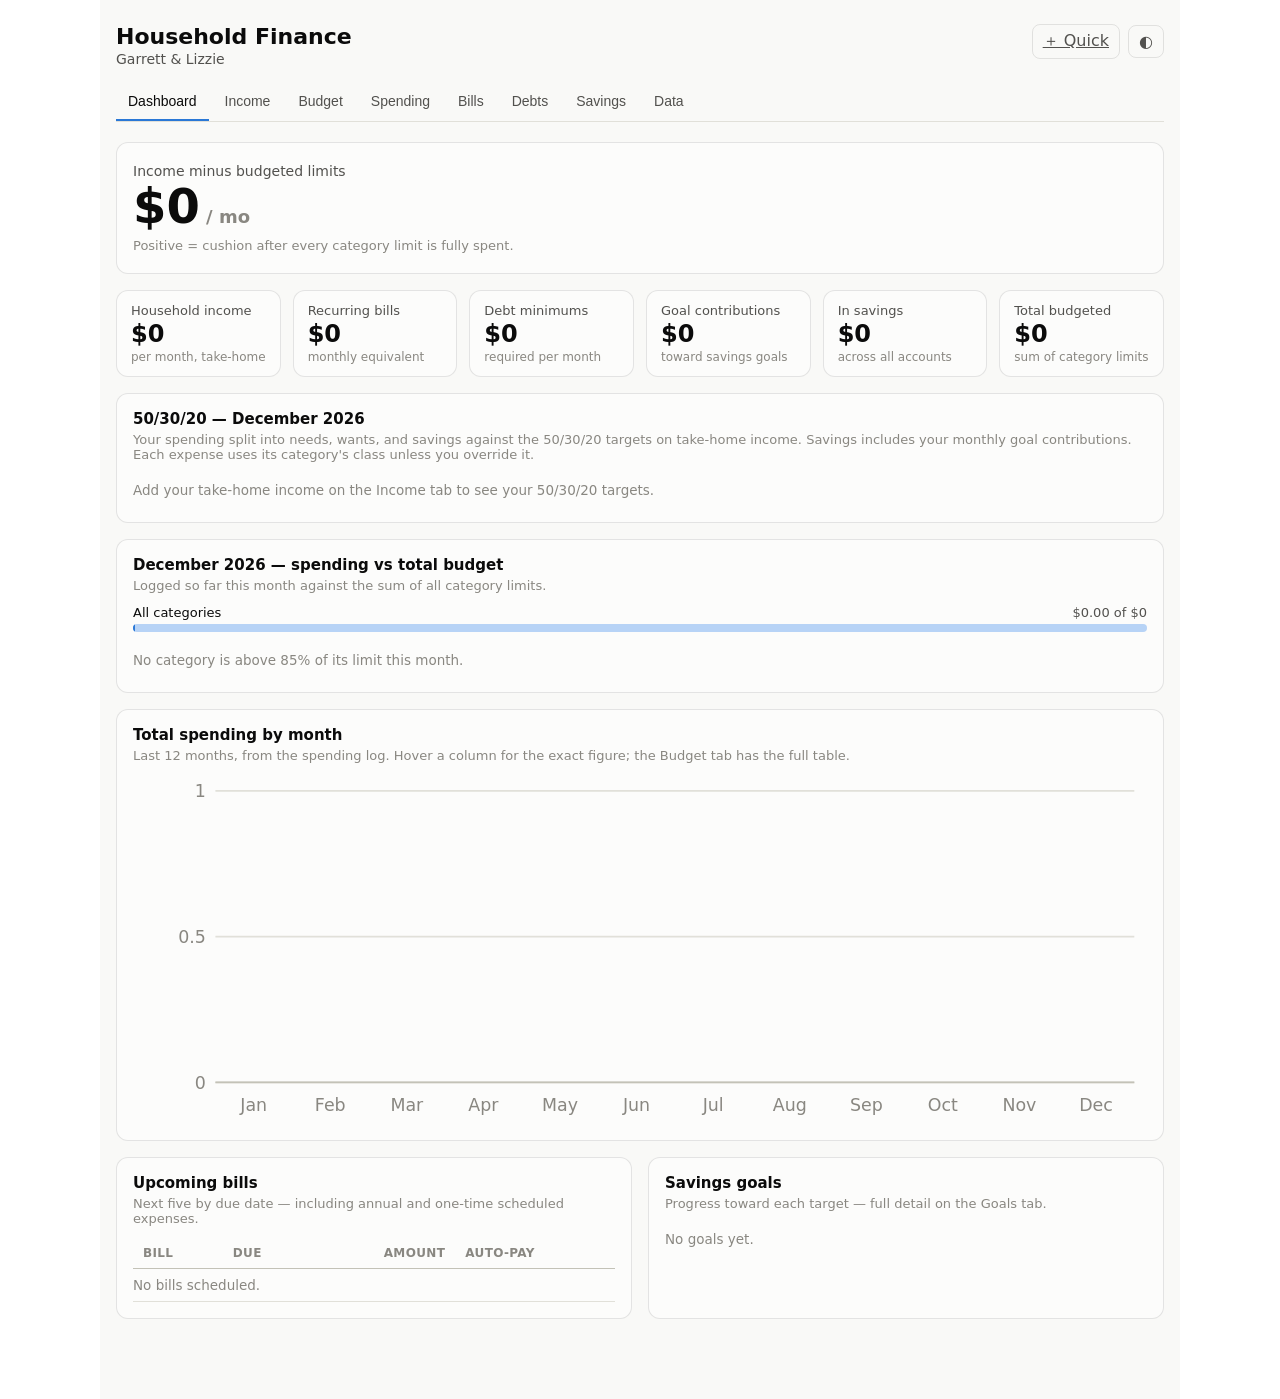
<file: index.html>
<!DOCTYPE html>
<html lang="en">
<head>
  <meta charset="UTF-8" />
  <meta name="viewport" content="width=device-width, initial-scale=1.0" />
  <meta name="color-scheme" content="light dark" />
  <title>Household Finance</title>
  <meta name="theme-color" content="#2a78d6" />
  <link rel="icon" href="data:image/svg+xml,%3Csvg xmlns='http://www.w3.org/2000/svg' viewBox='0 0 100 100'%3E%3Ctext y='.9em' font-size='90'%3E%F0%9F%92%B5%3C/text%3E%3C/svg%3E" />
  <link rel="manifest" href="manifest.webmanifest" />
  <link rel="apple-touch-icon" href="icons/icon-192.png" />
  <link rel="stylesheet" href="styles.css" />
</head>
<body>
  <div class="app viz-root">
    <header class="app-header">
      <div>
        <h1>Household Finance</h1>
        <p class="subtitle" id="householdName">Garrett &amp; Lizzie</p>
      </div>
      <div class="header-actions">
        <span id="syncBadge" class="sync-badge" hidden></span>
        <a class="ghost-btn" href="quick/" title="Quick expense entry (phone)">＋ Quick</a>
        <button id="themeToggle" class="ghost-btn" title="Toggle light/dark">◐</button>
      </div>
    </header>

    <nav class="tabs" id="tabs">
      <button data-tab="dashboard" class="tab active">Dashboard</button>
      <button data-tab="income" class="tab">Income</button>
      <button data-tab="budget" class="tab">Budget</button>
      <button data-tab="spending" class="tab">Spending</button>
      <button data-tab="bills" class="tab">Bills</button>
      <button data-tab="debts" class="tab">Debts</button>
      <button data-tab="goals" class="tab">Savings</button>
      <button data-tab="data" class="tab">Data</button>
    </nav>

    <main id="main">
      <section id="tab-dashboard" class="tab-panel active"></section>
      <section id="tab-income" class="tab-panel"></section>
      <section id="tab-budget" class="tab-panel"></section>
      <section id="tab-spending" class="tab-panel"></section>
      <section id="tab-bills" class="tab-panel"></section>
      <section id="tab-debts" class="tab-panel"></section>
      <section id="tab-goals" class="tab-panel"></section>
      <section id="tab-data" class="tab-panel"></section>
    </main>

    <div id="tooltip" class="chart-tooltip" hidden></div>
  </div>
  <script src="app.js"></script>
  <script>
    if ("serviceWorker" in navigator) navigator.serviceWorker.register("sw.js");
  </script>
</body>
</html>
</file>
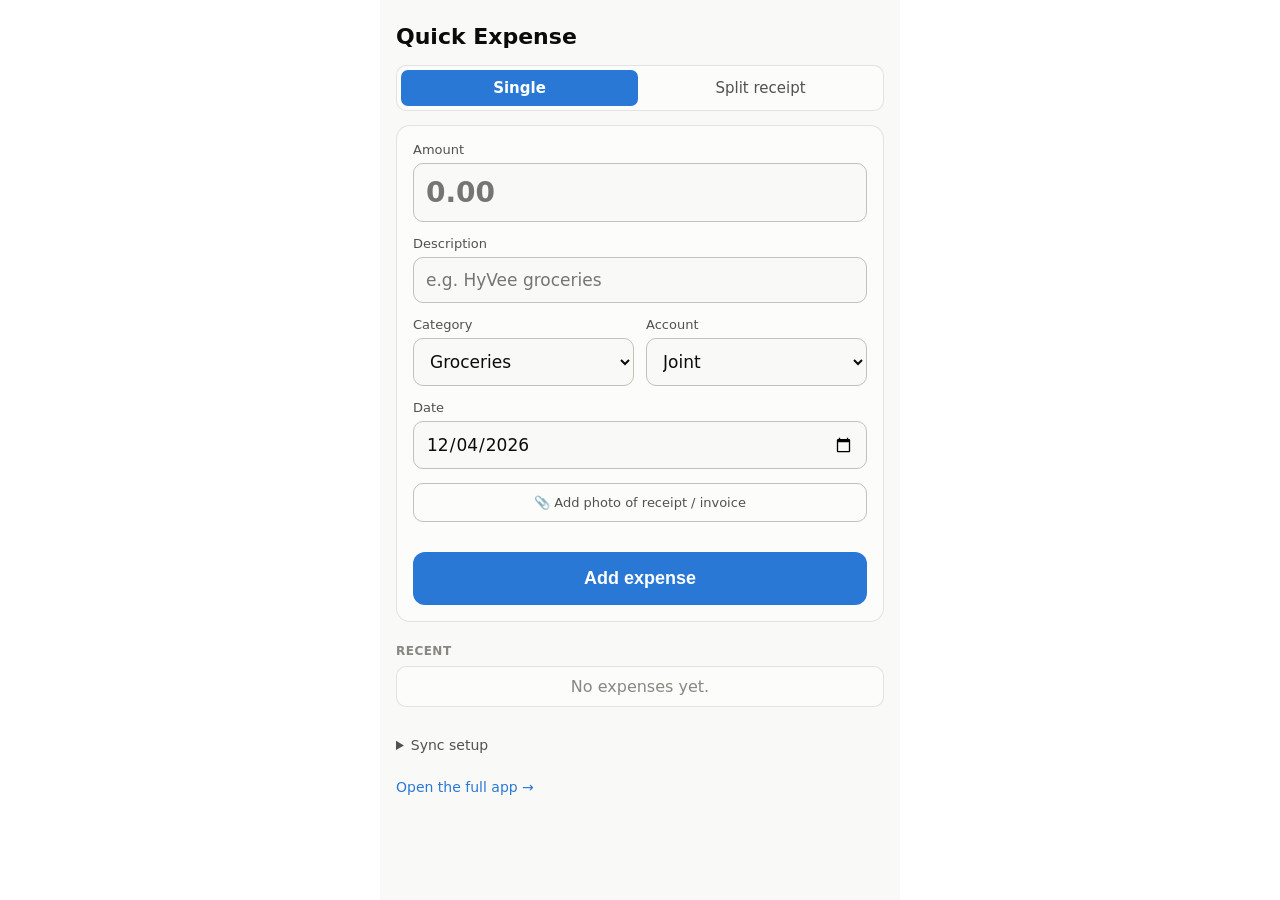
<file: quick/index.html>
<!DOCTYPE html>
<html lang="en">
<head>
  <meta charset="UTF-8" />
  <meta name="viewport" content="width=device-width, initial-scale=1" />
  <meta name="color-scheme" content="light dark" />
  <meta name="theme-color" content="#0b0b0b" />
  <title>Quick Expense</title>
  <link rel="icon" href="data:image/svg+xml,%3Csvg xmlns='http://www.w3.org/2000/svg' viewBox='0 0 100 100'%3E%3Ctext y='.9em' font-size='90'%3E%F0%9F%92%B8%3C/text%3E%3C/svg%3E" />
  <link rel="manifest" href="manifest.webmanifest" />
  <link rel="apple-touch-icon" href="../icons/quick-192.png" />
  <link rel="stylesheet" href="../styles.css" />
  <style>
    .quick { max-width: 520px; }
    .q-header { display: flex; justify-content: space-between; align-items: center; gap: 8px; padding: 8px 0 16px; }
    .q-header h1 { font-size: 22px; font-weight: 650; }
    .q-form { display: flex; flex-direction: column; gap: 14px; background: var(--surface-1); border: 1px solid var(--border); border-radius: 14px; padding: 16px; }
    .q-field { display: flex; flex-direction: column; gap: 6px; }
    .q-field label { font-size: 13px; color: var(--text-secondary); }
    .q-form input, .q-form select { font: inherit; font-size: 17px; padding: 12px; border-radius: 10px; border: 1px solid var(--axis); background: var(--page); color: var(--text-primary); width: 100%; }
    .q-form input:focus, .q-form select:focus { outline: 2px solid var(--series-1); outline-offset: 1px; border-color: transparent; }
    .q-amount input { font-size: 28px; font-weight: 600; }
    .q-row { display: flex; gap: 12px; }
    .q-row .q-field { flex: 1; min-width: 0; }
    .q-add { font-size: 18px; font-weight: 650; background: var(--series-1); color: #fff; border: none; border-radius: 12px; padding: 16px; cursor: pointer; margin-top: 2px; }
    .q-add:active { filter: brightness(1.1); }
    .q-toast { position: fixed; left: 50%; transform: translateX(-50%); bottom: 24px; background: var(--status-good); color: #fff; padding: 12px 20px; border-radius: 999px; font-weight: 600; font-size: 15px; box-shadow: 0 6px 24px rgba(0,0,0,.25); z-index: 20; }
    .q-toast.warn { background: var(--status-warning); color: #201a00; }
    .q-toast.err { background: var(--status-critical); }
    .q-recent { margin-top: 22px; }
    .q-recent h2 { font-size: 12px; color: var(--text-muted); text-transform: uppercase; letter-spacing: .04em; margin-bottom: 8px; }
    #recentList { list-style: none; display: flex; flex-direction: column; gap: 4px; padding: 0; }
    #recentList li { display: flex; justify-content: space-between; align-items: center; gap: 12px; padding: 10px 12px; background: var(--surface-1); border: 1px solid var(--border); border-radius: 10px; }
    .q-r-main { display: flex; flex-direction: column; gap: 2px; min-width: 0; }
    .q-r-desc { font-weight: 500; white-space: nowrap; overflow: hidden; text-overflow: ellipsis; }
    .q-r-cat { font-size: 12px; color: var(--text-muted); }
    .q-r-amt { font-weight: 600; font-variant-numeric: tabular-nums; white-space: nowrap; }
    .q-empty { color: var(--text-muted); justify-content: center !important; }
    .q-sync { margin-top: 22px; font-size: 14px; }
    .q-sync summary { cursor: pointer; color: var(--text-secondary); padding: 8px 0; }
    .q-syncbody { padding: 8px 0; display: flex; flex-direction: column; gap: 10px; }
    .q-syncbody .muted { color: var(--text-muted); font-size: 13px; }
    .q-btn { font: inherit; font-size: 15px; padding: 11px 16px; border-radius: 10px; cursor: pointer; }
    .q-btn.primary { background: var(--series-1); color: #fff; border: none; font-weight: 600; }
    .q-btn.ghost { background: none; border: 1px solid var(--axis); color: var(--text-secondary); }
    .q-fulllink { display: inline-block; margin-top: 18px; color: var(--series-1); text-decoration: none; font-size: 14px; }
    .q-modes { display: flex; gap: 4px; background: var(--surface-1); border: 1px solid var(--border); border-radius: 10px; padding: 4px; margin-bottom: 14px; }
    .q-mode { flex: 1; font: inherit; font-size: 15px; padding: 9px; border: none; border-radius: 7px; background: none; color: var(--text-secondary); cursor: pointer; }
    .q-mode.active { background: var(--series-1); color: #fff; font-weight: 600; }
    .q-splitline { border: 1px solid var(--border); border-radius: 10px; padding: 10px; margin-bottom: 8px; display: flex; flex-direction: column; gap: 8px; background: var(--page); }
    .q-splitrow { display: flex; gap: 8px; align-items: center; }
    .q-splitrow .sp-cat { flex: 1; min-width: 0; font-size: 16px; padding: 9px; border-radius: 8px; border: 1px solid var(--axis); background: var(--surface-1); color: var(--text-primary); }
    .q-splitrow .sp-amt { width: 92px; font-size: 16px; padding: 9px; border-radius: 8px; border: 1px solid var(--axis); background: var(--surface-1); color: var(--text-primary); }
    .sp-desc { font: inherit; font-size: 15px; padding: 9px; border-radius: 8px; border: 1px solid var(--axis); background: var(--surface-1); color: var(--text-primary); width: 100%; }
    .sp-taxwrap { display: flex; align-items: center; gap: 4px; font-size: 13px; color: var(--text-secondary); white-space: nowrap; }
    .sp-del { background: none; border: none; color: var(--text-muted); font-size: 16px; cursor: pointer; padding: 4px; }
    .sp-withtax { font-size: 12px; }
    .q-attach { display: block; text-align: center; cursor: pointer; }
    .q-chips { display: flex; flex-wrap: wrap; gap: 6px; margin-top: 8px; }
    .q-chip { display: inline-flex; align-items: center; gap: 6px; max-width: 100%; font-size: 13px; background: var(--page); border: 1px solid var(--axis); border-radius: 999px; padding: 5px 10px; color: var(--text-secondary); }
    .q-chip button { background: none; border: none; cursor: pointer; color: var(--text-muted); font-size: 13px; padding: 0; }
    .q-r-clip { font-size: 12px; color: var(--text-muted); }
    #splitSection #spTaxMode { width: auto; flex: 0 0 auto; }
    #splitSection #spTaxValue { width: auto; flex: 1; }
  </style>
</head>
<body>
  <div class="app viz-root quick">
    <header class="q-header">
      <h1>Quick Expense</h1>
      <span id="syncBadge" class="sync-badge" hidden></span>
    </header>

    <div class="q-modes">
      <button type="button" class="q-mode active" data-mode="single">Single</button>
      <button type="button" class="q-mode" data-mode="split">Split receipt</button>
    </div>

    <section id="singleSection">
      <form id="expForm" class="q-form" autocomplete="off">
        <div class="q-field q-amount">
          <label for="amount">Amount</label>
          <input id="amount" name="amount" type="number" inputmode="decimal" step="0.01" min="0.01" placeholder="0.00" required />
        </div>
        <div class="q-field">
          <label for="desc">Description</label>
          <input id="desc" name="desc" type="text" placeholder="e.g. HyVee groceries" required />
        </div>
        <div class="q-row">
          <div class="q-field">
            <label for="category">Category</label>
            <select id="category" name="category"></select>
          </div>
          <div class="q-field">
            <label for="account">Account</label>
            <select id="account" name="account"></select>
          </div>
        </div>
        <div class="q-field">
          <label for="date">Date</label>
          <input id="date" name="date" type="date" required />
        </div>
        <div class="q-field">
          <label class="q-btn ghost q-attach">📎 Add photo of receipt / invoice<input id="singleFile" type="file" accept="image/*,application/pdf" multiple hidden></label>
          <div id="singleAtts" class="q-chips"></div>
        </div>
        <button class="q-add" type="submit">Add expense</button>
      </form>
    </section>

    <section id="splitSection" hidden></section>

    <section class="q-recent">
      <h2>Recent</h2>
      <ul id="recentList"></ul>
    </section>

    <details class="q-sync">
      <summary>Sync setup</summary>
      <div class="q-syncbody" id="syncArea"></div>
    </details>

    <a class="q-fulllink" href="../">Open the full app →</a>
    <div id="toast" class="q-toast" hidden></div>
  </div>
  <script src="quick.js"></script>
  <script>
    if ("serviceWorker" in navigator) navigator.serviceWorker.register("../sw.js");
  </script>
</body>
</html>
</file>
<file: styles.css>
/* Reference dataviz palette — light mode defaults, dark under both the OS
   media query and the explicit data-theme stamp so the toggle wins both ways. */
.viz-root {
  color-scheme: light;
  --page: #f9f9f7;
  --surface-1: #fcfcfb;
  --text-primary: #0b0b0b;
  --text-secondary: #52514e;
  --text-muted: #898781;
  --grid: #e1e0d9;
  --axis: #c3c2b7;
  --border: rgba(11, 11, 11, 0.10);
  --series-1: #2a78d6;
  --seq-150: #b7d3f6;
  --seq-250: #86b6ef;
  --status-good: #0ca30c;
  --status-warning: #fab219;
  --status-serious: #ec835a;
  --status-critical: #d03b3b;
  --delta-good: #006300;
  --delta-bad: #d03b3b;
}
@media (prefers-color-scheme: dark) {
  :root:where(:not([data-theme="light"])) .viz-root {
    color-scheme: dark;
    --page: #0d0d0d;
    --surface-1: #1a1a19;
    --text-primary: #ffffff;
    --text-secondary: #c3c2b7;
    --text-muted: #898781;
    --grid: #2c2c2a;
    --axis: #383835;
    --border: rgba(255, 255, 255, 0.10);
    --series-1: #3987e5;
    --seq-150: #104281;
    --seq-250: #1c5cab;
    --delta-good: #0ca30c;
  }
}
:root[data-theme="dark"] .viz-root {
  color-scheme: dark;
  --page: #0d0d0d;
  --surface-1: #1a1a19;
  --text-primary: #ffffff;
  --text-secondary: #c3c2b7;
  --text-muted: #898781;
  --grid: #2c2c2a;
  --axis: #383835;
  --border: rgba(255, 255, 255, 0.10);
  --series-1: #3987e5;
  --seq-150: #104281;
  --seq-250: #1c5cab;
  --delta-good: #0ca30c;
}

* { box-sizing: border-box; margin: 0; }

body {
  font-family: system-ui, -apple-system, "Segoe UI", sans-serif;
  background: var(--page);
}

.app {
  max-width: 1080px;
  margin: 0 auto;
  padding: 16px 16px 64px;
  color: var(--text-primary);
  background: var(--page);
  min-height: 100vh;
}

.app-header {
  display: flex;
  justify-content: space-between;
  align-items: flex-start;
  gap: 12px;
  padding: 8px 0 16px;
}
.app-header h1 { font-size: 22px; font-weight: 650; }
.subtitle { color: var(--text-secondary); font-size: 14px; margin-top: 2px; }

.ghost-btn {
  background: none;
  border: 1px solid var(--border);
  border-radius: 8px;
  color: var(--text-secondary);
  font-size: 16px;
  padding: 6px 10px;
  cursor: pointer;
}
.ghost-btn:hover { background: var(--surface-1); }

.header-actions { display: flex; align-items: center; gap: 8px; }
.sync-badge {
  font-size: 12px;
  color: var(--text-secondary);
  border: 1px solid var(--border);
  border-radius: 999px;
  padding: 4px 10px;
  white-space: nowrap;
}
.sync-badge.err { color: var(--status-critical); border-color: var(--status-critical); }

/* Tabs */
.tabs {
  display: flex;
  gap: 4px;
  overflow-x: auto;
  border-bottom: 1px solid var(--grid);
  margin-bottom: 20px;
  -webkit-overflow-scrolling: touch;
}
.tab {
  background: none;
  border: none;
  border-bottom: 2px solid transparent;
  color: var(--text-secondary);
  font-size: 14px;
  font-weight: 500;
  padding: 10px 12px;
  cursor: pointer;
  white-space: nowrap;
}
.tab:hover { color: var(--text-primary); }
.tab.active { color: var(--text-primary); border-bottom-color: var(--series-1); }
.tab-panel { display: none; }
.tab-panel.active { display: block; }

/* Cards */
.card {
  background: var(--surface-1);
  border: 1px solid var(--border);
  border-radius: 12px;
  padding: 16px;
  margin-bottom: 16px;
}
.card h2 { font-size: 15px; font-weight: 600; margin-bottom: 4px; }
.card .card-note { font-size: 13px; color: var(--text-muted); margin-bottom: 12px; }

/* Hero + stat tiles */
.hero { text-align: left; padding: 20px 16px; }
.hero .hero-label { font-size: 14px; color: var(--text-secondary); }
.hero .hero-value { font-size: 48px; font-weight: 600; line-height: 1.15; }
.hero .hero-sub { font-size: 13px; color: var(--text-muted); margin-top: 4px; }

.kpi-row {
  display: grid;
  grid-template-columns: repeat(auto-fit, minmax(150px, 1fr));
  gap: 12px;
  margin-bottom: 16px;
}
.stat-tile {
  background: var(--surface-1);
  border: 1px solid var(--border);
  border-radius: 12px;
  padding: 12px 14px;
}
.stat-tile .stat-label { font-size: 13px; color: var(--text-secondary); }
.stat-tile .stat-value { font-size: 24px; font-weight: 600; margin-top: 2px; }
.stat-tile .stat-sub { font-size: 12px; color: var(--text-muted); margin-top: 2px; }

/* Meters — unfilled track is a lighter step of the same ramp */
.meter {
  height: 8px;
  border-radius: 4px;
  background: var(--seq-150);
  overflow: hidden;
}
.meter-fill {
  height: 100%;
  border-radius: 4px 0 0 4px;
  background: var(--series-1);
  min-width: 2px;
}
.meter-fill.warn { background: var(--status-warning); }
.meter-fill.over { background: var(--status-critical); }
.meter-row { margin-bottom: 12px; }
.meter-head {
  display: flex;
  justify-content: space-between;
  align-items: baseline;
  font-size: 13px;
  margin-bottom: 4px;
  gap: 8px;
}
.meter-head .meter-name { color: var(--text-primary); font-weight: 500; }
.meter-head .meter-nums { color: var(--text-secondary); white-space: nowrap; }
.meter-head .flag { font-size: 12px; margin-left: 6px; }
.flag.over-flag { color: var(--status-critical); font-weight: 600; }
.flag.warn-flag { color: var(--text-secondary); font-weight: 600; }

/* Tables */
.table-wrap { overflow-x: auto; }
table {
  width: 100%;
  border-collapse: collapse;
  font-size: 13.5px;
}
th {
  text-align: left;
  font-weight: 600;
  color: var(--text-muted);
  font-size: 12px;
  text-transform: uppercase;
  letter-spacing: 0.03em;
  padding: 8px 10px;
  border-bottom: 1px solid var(--axis);
  white-space: nowrap;
}
td {
  padding: 8px 10px;
  border-bottom: 1px solid var(--grid);
  color: var(--text-primary);
  vertical-align: middle;
}
td.num, th.num { text-align: right; font-variant-numeric: tabular-nums; }
tr.total-row td { font-weight: 600; border-top: 1px solid var(--axis); border-bottom: none; }
td .muted, .muted { color: var(--text-muted); }
td .secondary { color: var(--text-secondary); }
.pos { color: var(--delta-good); }
.neg { color: var(--delta-bad); }

.row-actions { white-space: nowrap; text-align: right; }
.row-actions button {
  background: none;
  border: none;
  cursor: pointer;
  color: var(--text-muted);
  font-size: 13px;
  padding: 2px 6px;
  border-radius: 6px;
}
.row-actions button:hover { color: var(--text-primary); background: var(--page); }

/* Forms */
.form-grid {
  display: flex;
  flex-wrap: wrap;
  gap: 8px;
  align-items: flex-end;
  margin-bottom: 12px;
}
.field { display: flex; flex-direction: column; gap: 3px; }
.field label { font-size: 12px; color: var(--text-secondary); }
input, select {
  font: inherit;
  font-size: 14px;
  color: var(--text-primary);
  background: var(--page);
  border: 1px solid var(--axis);
  border-radius: 8px;
  padding: 7px 9px;
  min-width: 0;
}
input:focus, select:focus { outline: 2px solid var(--series-1); outline-offset: 1px; border-color: transparent; }
input[type="number"] { width: 110px; }
input[type="date"], input[type="month"] { width: 150px; }
.checkbox-field { flex-direction: row; align-items: center; gap: 6px; padding-bottom: 9px; }
.checkbox-field input { width: auto; }

.primary-btn {
  font: inherit;
  font-size: 14px;
  font-weight: 600;
  background: var(--series-1);
  color: #fff;
  border: none;
  border-radius: 8px;
  padding: 8px 16px;
  cursor: pointer;
}
.primary-btn:hover { filter: brightness(1.08); }
.secondary-btn {
  font: inherit;
  font-size: 14px;
  background: none;
  border: 1px solid var(--axis);
  color: var(--text-secondary);
  border-radius: 8px;
  padding: 8px 14px;
  cursor: pointer;
}
.secondary-btn:hover { color: var(--text-primary); }
.danger-btn {
  font: inherit;
  font-size: 14px;
  background: none;
  border: 1px solid var(--status-critical);
  color: var(--status-critical);
  border-radius: 8px;
  padding: 8px 14px;
  cursor: pointer;
}

.toolbar {
  display: flex;
  flex-wrap: wrap;
  gap: 8px;
  align-items: center;
  margin-bottom: 12px;
}
.toolbar .spacer { flex: 1; }

/* Chart */
.chart-svg { width: 100%; height: auto; display: block; }
.chart-tooltip {
  position: fixed;
  z-index: 10;
  pointer-events: none;
  background: var(--surface-1);
  color: var(--text-primary);
  border: 1px solid var(--border);
  border-radius: 8px;
  box-shadow: 0 4px 16px rgba(0, 0, 0, 0.15);
  padding: 8px 10px;
  font-size: 13px;
  max-width: 260px;
}
.chart-tooltip .tt-title { font-weight: 600; margin-bottom: 2px; }
.chart-tooltip .tt-line { color: var(--text-secondary); }

.two-col {
  display: grid;
  grid-template-columns: 1fr 1fr;
  gap: 16px;
}
@media (max-width: 760px) {
  .two-col { grid-template-columns: 1fr; }
}

.empty-note { color: var(--text-muted); font-size: 13.5px; padding: 8px 0; }

/* Inline budget-table editors */
.cat-limit { width: 90px; text-align: right; font-variant-numeric: tabular-nums; padding: 5px 8px; }
.cat-class { padding: 5px 8px; }
.acct-balance { width: 120px; text-align: right; font-variant-numeric: tabular-nums; padding: 5px 8px; }

/* Overages */
.ovg-row {
  display: flex;
  justify-content: space-between;
  align-items: center;
  gap: 12px;
  padding: 10px 0;
  border-bottom: 1px solid var(--grid);
  font-size: 14px;
}
.ovg-row:last-child { border-bottom: none; }

/* Attachment modal */
.att-overlay {
  position: fixed;
  inset: 0;
  z-index: 30;
  background: rgba(0, 0, 0, 0.45);
  display: flex;
  align-items: flex-start;
  justify-content: center;
  padding: 40px 16px;
  overflow-y: auto;
}
.att-overlay[hidden] { display: none; }
.att-box {
  background: var(--surface-1);
  color: var(--text-primary);
  border: 1px solid var(--border);
  border-radius: 14px;
  padding: 16px;
  width: 100%;
  max-width: 560px;
}
.att-head { display: flex; justify-content: space-between; align-items: center; gap: 8px; margin-bottom: 10px; }
.att-head h2 { font-size: 15px; font-weight: 600; overflow: hidden; text-overflow: ellipsis; white-space: nowrap; }
.att-item { display: flex; align-items: center; gap: 10px; padding: 8px 0; border-bottom: 1px solid var(--grid); }
.att-item .att-name {
  background: none; border: none; cursor: pointer; font: inherit;
  color: var(--series-1); text-align: left; padding: 0;
  overflow: hidden; text-overflow: ellipsis; white-space: nowrap; flex: 1; min-width: 0;
}
.att-item .att-remove { background: none; border: none; cursor: pointer; color: var(--text-muted); font-size: 14px; }
.att-item .att-remove:hover { color: var(--status-critical); }
.att-upload { display: inline-block; margin-top: 12px; cursor: pointer; }
#attPreview { margin-top: 12px; }
#attPreview img { max-width: 100%; border-radius: 10px; border: 1px solid var(--border); }

/* Receipt splitter */
.rc-table select, .rc-table input[type="text"], .rc-table .rc-desc { width: 100%; min-width: 90px; }
.rc-table .rc-amt { width: 90px; }
.rc-table td { vertical-align: middle; }
.rc-table .rc-del { color: var(--text-muted); font-size: 15px; }
.rc-table .rc-del:hover { color: var(--status-critical); }
.rc-summary { margin: 12px 0; font-size: 14px; color: var(--text-secondary); }
textarea.io-area {
  width: 100%;
  min-height: 140px;
  font-family: ui-monospace, monospace;
  font-size: 12px;
  color: var(--text-primary);
  background: var(--page);
  border: 1px solid var(--axis);
  border-radius: 8px;
  padding: 8px;
}
</file>
